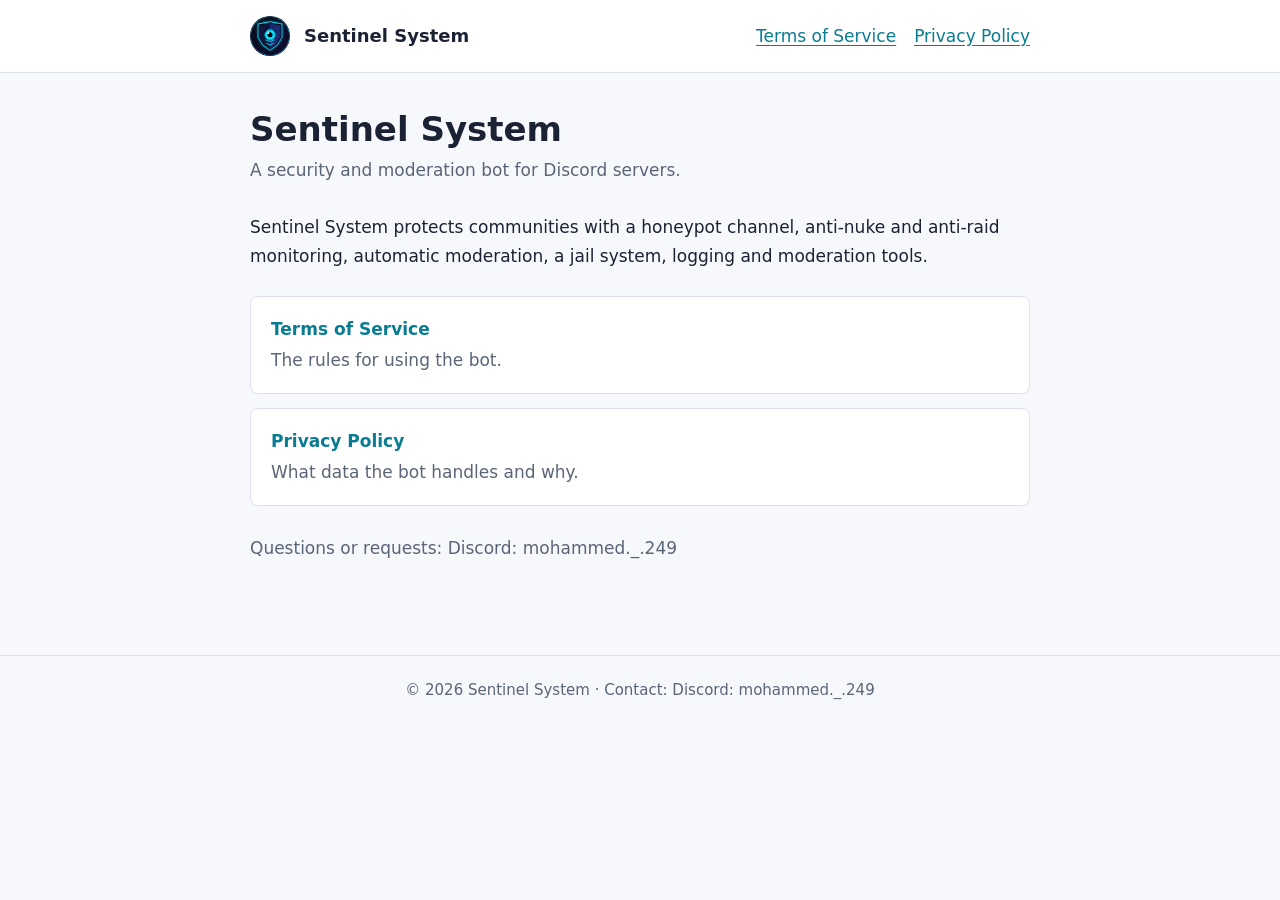
<file: index.html>
<!DOCTYPE html>
<html lang="en">
<head>
<meta charset="utf-8">
<meta name="viewport" content="width=device-width, initial-scale=1">
<title>Sentinel System – Sentinel System</title>
<meta name="description" content="Sentinel System for the Sentinel System Discord bot.">
<link rel="stylesheet" href="style.css">
</head>
<body>
<header><div class="bar">
<img src="avatar.png" alt="Sentinel System logo" width="40" height="40">
<strong>Sentinel System</strong>
<nav><a href="terms.html">Terms of Service</a><a href="privacy.html">Privacy Policy</a></nav>
</div></header>
<main>

<h1>Sentinel System</h1>
<p class="meta">A security and moderation bot for Discord servers.</p>
<p>Sentinel System protects communities with a honeypot channel, anti-nuke and anti-raid monitoring, automatic moderation, a jail system, logging and moderation tools.</p>
<div class="links">
<a href="terms.html">Terms of Service<span>The rules for using the bot.</span></a>
<a href="privacy.html">Privacy Policy<span>What data the bot handles and why.</span></a>
</div>
<p class="meta" style="margin-top:28px">Questions or requests: Discord: mohammed._.249</p>

</main>
<footer>© 2026 Sentinel System · Contact: Discord: mohammed._.249</footer>
</body>
</html>
</file>
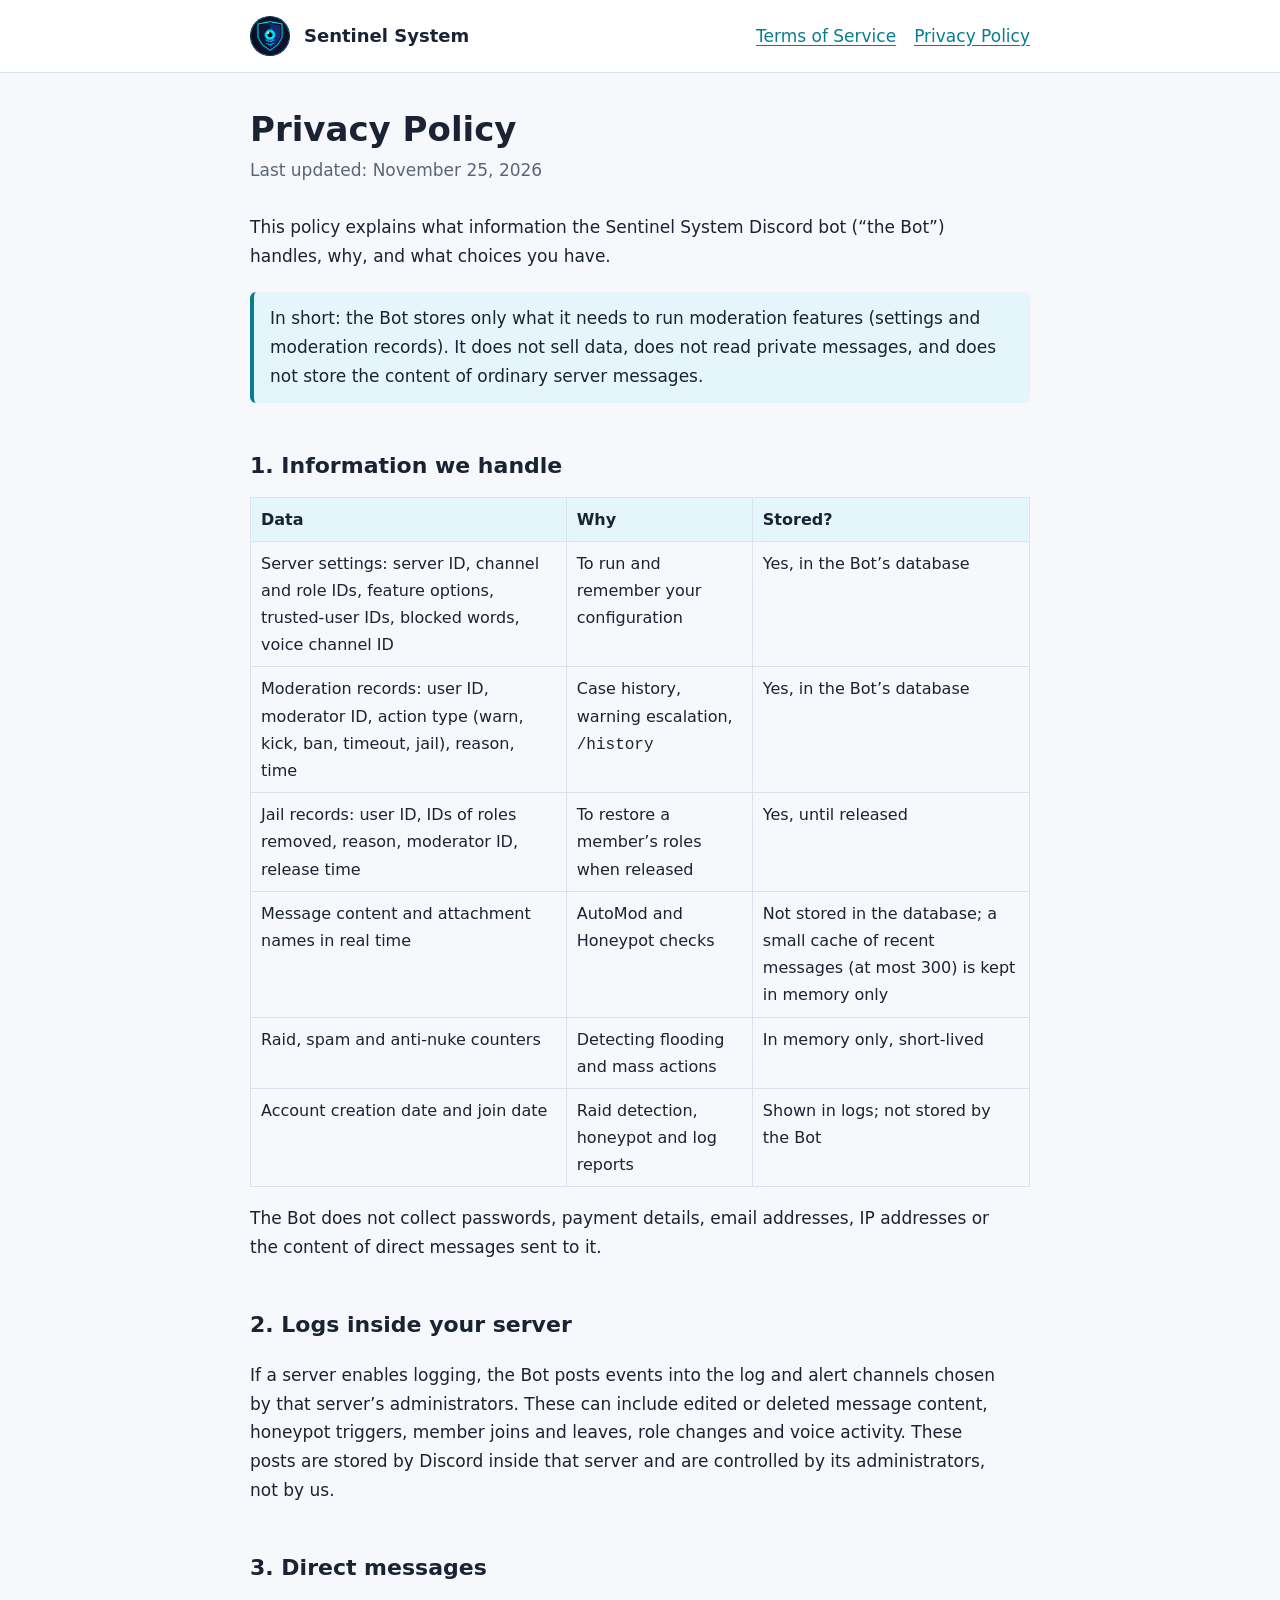
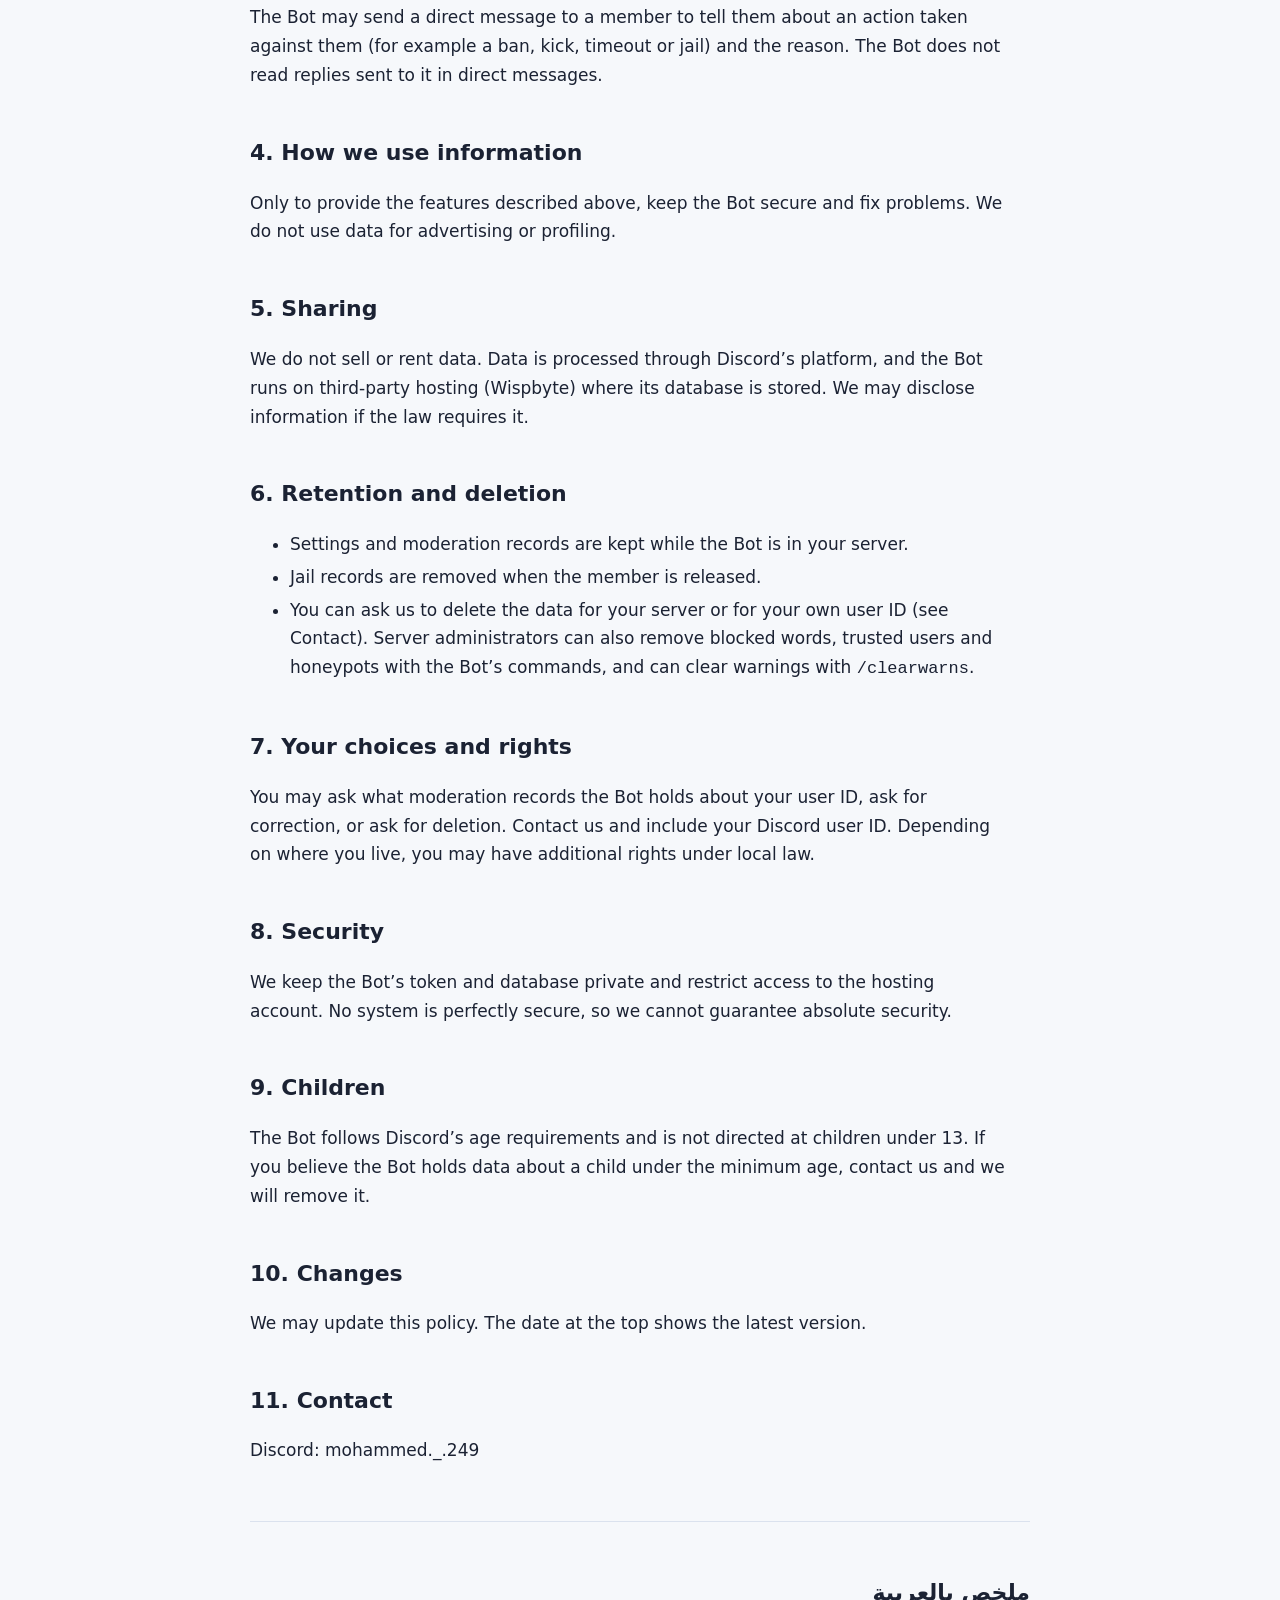
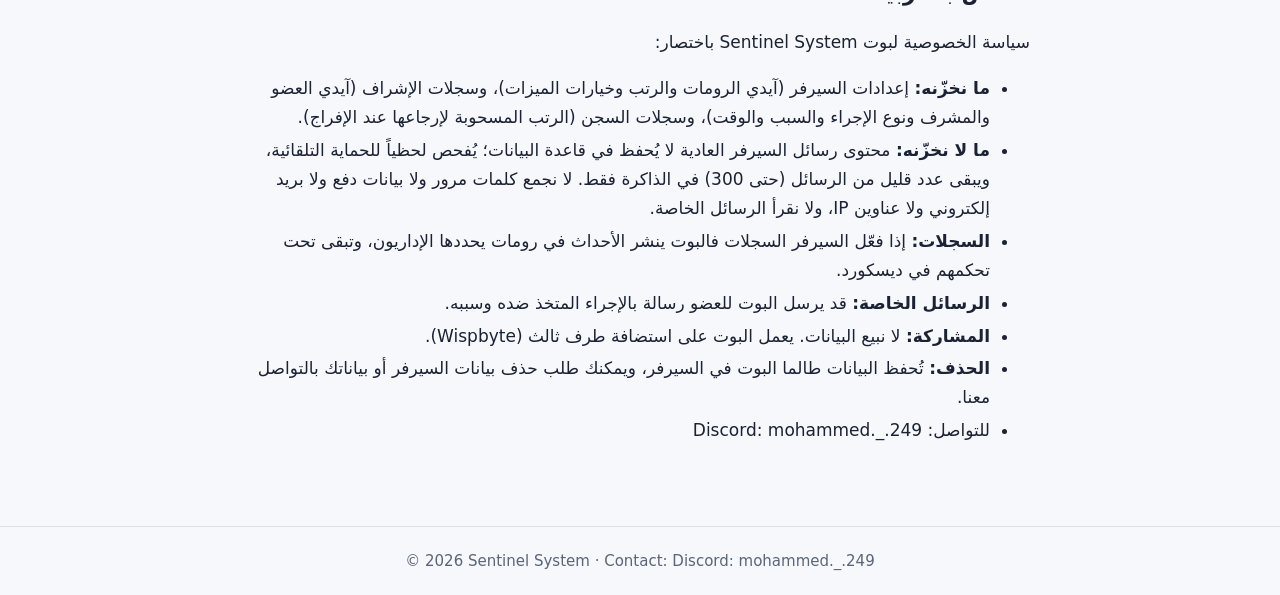
<file: privacy.html>
<!DOCTYPE html>
<html lang="en">
<head>
<meta charset="utf-8">
<meta name="viewport" content="width=device-width, initial-scale=1">
<title>Privacy Policy – Sentinel System</title>
<meta name="description" content="Privacy Policy for the Sentinel System Discord bot.">
<link rel="stylesheet" href="style.css">
</head>
<body>
<header><div class="bar">
<img src="avatar.png" alt="Sentinel System logo" width="40" height="40">
<strong>Sentinel System</strong>
<nav><a href="terms.html">Terms of Service</a><a href="privacy.html">Privacy Policy</a></nav>
</div></header>
<main>

<h1>Privacy Policy</h1>
<p class="meta">Last updated: November 25, 2026</p>

<p>This policy explains what information the Sentinel System Discord bot (“the Bot”) handles, why, and what choices you have.</p>

<div class="note">In short: the Bot stores only what it needs to run moderation features (settings and moderation records). It does not sell data, does not read private messages, and does not store the content of ordinary server messages.</div>

<h2>1. Information we handle</h2>
<table>
<tr><th>Data</th><th>Why</th><th>Stored?</th></tr>
<tr><td>Server settings: server ID, channel and role IDs, feature options, trusted-user IDs, blocked words, voice channel ID</td><td>To run and remember your configuration</td><td>Yes, in the Bot’s database</td></tr>
<tr><td>Moderation records: user ID, moderator ID, action type (warn, kick, ban, timeout, jail), reason, time</td><td>Case history, warning escalation, <code>/history</code></td><td>Yes, in the Bot’s database</td></tr>
<tr><td>Jail records: user ID, IDs of roles removed, reason, moderator ID, release time</td><td>To restore a member’s roles when released</td><td>Yes, until released</td></tr>
<tr><td>Message content and attachment names in real time</td><td>AutoMod and Honeypot checks</td><td>Not stored in the database; a small cache of recent messages (at most 300) is kept in memory only</td></tr>
<tr><td>Raid, spam and anti-nuke counters</td><td>Detecting flooding and mass actions</td><td>In memory only, short-lived</td></tr>
<tr><td>Account creation date and join date</td><td>Raid detection, honeypot and log reports</td><td>Shown in logs; not stored by the Bot</td></tr>
</table>
<p>The Bot does not collect passwords, payment details, email addresses, IP addresses or the content of direct messages sent to it.</p>

<h2>2. Logs inside your server</h2>
<p>If a server enables logging, the Bot posts events into the log and alert channels chosen by that server’s administrators. These can include edited or deleted message content, honeypot triggers, member joins and leaves, role changes and voice activity. These posts are stored by Discord inside that server and are controlled by its administrators, not by us.</p>

<h2>3. Direct messages</h2>
<p>The Bot may send a direct message to a member to tell them about an action taken against them (for example a ban, kick, timeout or jail) and the reason. The Bot does not read replies sent to it in direct messages.</p>

<h2>4. How we use information</h2>
<p>Only to provide the features described above, keep the Bot secure and fix problems. We do not use data for advertising or profiling.</p>

<h2>5. Sharing</h2>
<p>We do not sell or rent data. Data is processed through Discord’s platform, and the Bot runs on third-party hosting (Wispbyte) where its database is stored. We may disclose information if the law requires it.</p>

<h2>6. Retention and deletion</h2>
<ul>
<li>Settings and moderation records are kept while the Bot is in your server.</li>
<li>Jail records are removed when the member is released.</li>
<li>You can ask us to delete the data for your server or for your own user ID (see Contact). Server administrators can also remove blocked words, trusted users and honeypots with the Bot’s commands, and can clear warnings with <code>/clearwarns</code>.</li>
</ul>

<h2>7. Your choices and rights</h2>
<p>You may ask what moderation records the Bot holds about your user ID, ask for correction, or ask for deletion. Contact us and include your Discord user ID. Depending on where you live, you may have additional rights under local law.</p>

<h2>8. Security</h2>
<p>We keep the Bot’s token and database private and restrict access to the hosting account. No system is perfectly secure, so we cannot guarantee absolute security.</p>

<h2>9. Children</h2>
<p>The Bot follows Discord’s age requirements and is not directed at children under 13. If you believe the Bot holds data about a child under the minimum age, contact us and we will remove it.</p>

<h2>10. Changes</h2>
<p>We may update this policy. The date at the top shows the latest version.</p>

<h2>11. Contact</h2>
<p>Discord: mohammed._.249</p>

<section class="ar" lang="ar">
<h2>ملخص بالعربية</h2>
<p>سياسة الخصوصية لبوت Sentinel System باختصار:</p>
<ul>
<li><strong>ما نخزّنه:</strong> إعدادات السيرفر (آيدي الرومات والرتب وخيارات الميزات)، وسجلات الإشراف (آيدي العضو والمشرف ونوع الإجراء والسبب والوقت)، وسجلات السجن (الرتب المسحوبة لإرجاعها عند الإفراج).</li>
<li><strong>ما لا نخزّنه:</strong> محتوى رسائل السيرفر العادية لا يُحفظ في قاعدة البيانات؛ يُفحص لحظياً للحماية التلقائية، ويبقى عدد قليل من الرسائل (حتى 300) في الذاكرة فقط. لا نجمع كلمات مرور ولا بيانات دفع ولا بريد إلكتروني ولا عناوين IP، ولا نقرأ الرسائل الخاصة.</li>
<li><strong>السجلات:</strong> إذا فعّل السيرفر السجلات فالبوت ينشر الأحداث في رومات يحددها الإداريون، وتبقى تحت تحكمهم في ديسكورد.</li>
<li><strong>الرسائل الخاصة:</strong> قد يرسل البوت للعضو رسالة بالإجراء المتخذ ضده وسببه.</li>
<li><strong>المشاركة:</strong> لا نبيع البيانات. يعمل البوت على استضافة طرف ثالث (Wispbyte).</li>
<li><strong>الحذف:</strong> تُحفظ البيانات طالما البوت في السيرفر، ويمكنك طلب حذف بيانات السيرفر أو بياناتك بالتواصل معنا.</li>
<li>للتواصل: Discord: mohammed._.249</li>
</ul>
</section>

</main>
<footer>© 2026 Sentinel System · Contact: Discord: mohammed._.249</footer>
</body>
</html>
</file>
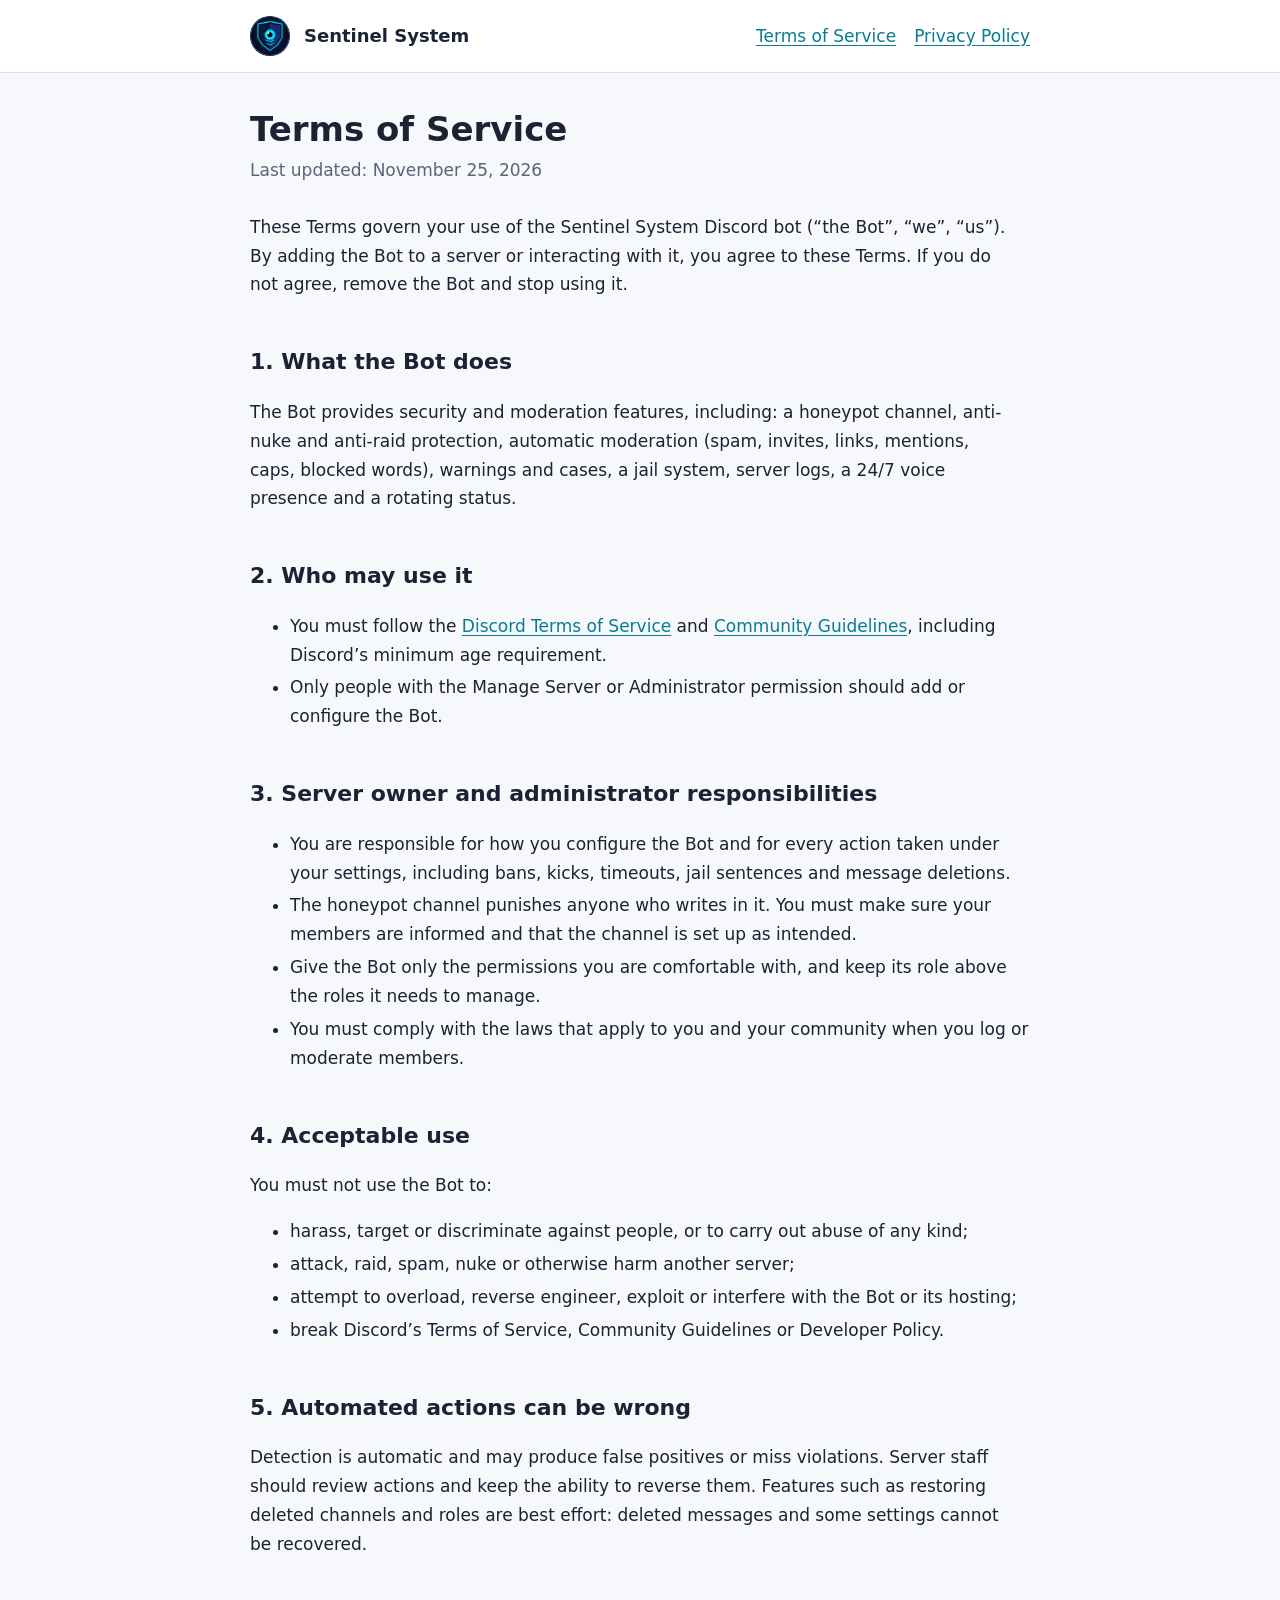
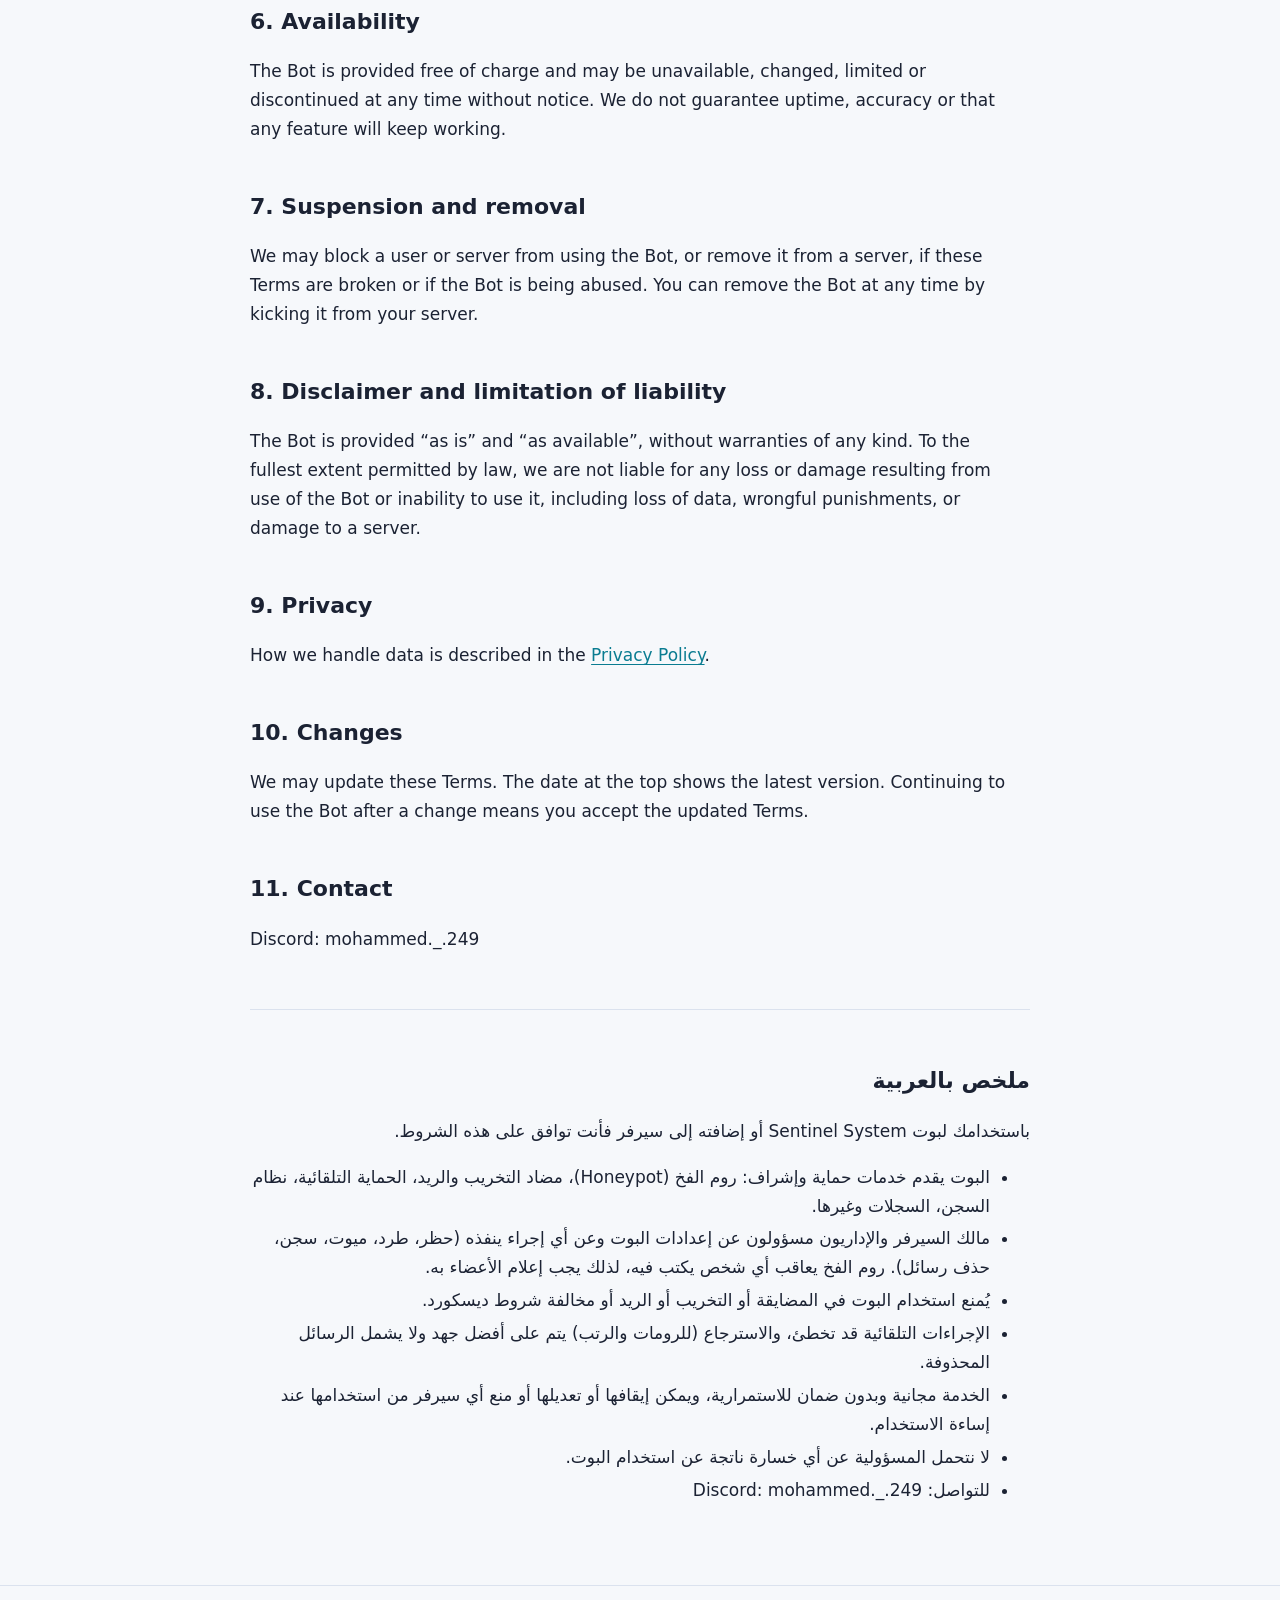
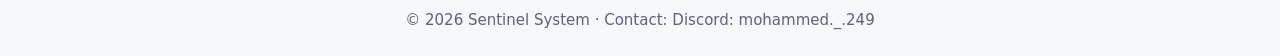
<file: terms.html>
<!DOCTYPE html>
<html lang="en">
<head>
<meta charset="utf-8">
<meta name="viewport" content="width=device-width, initial-scale=1">
<title>Terms of Service – Sentinel System</title>
<meta name="description" content="Terms of Service for the Sentinel System Discord bot.">
<link rel="stylesheet" href="style.css">
</head>
<body>
<header><div class="bar">
<img src="avatar.png" alt="Sentinel System logo" width="40" height="40">
<strong>Sentinel System</strong>
<nav><a href="terms.html">Terms of Service</a><a href="privacy.html">Privacy Policy</a></nav>
</div></header>
<main>

<h1>Terms of Service</h1>
<p class="meta">Last updated: November 25, 2026</p>

<p>These Terms govern your use of the Sentinel System Discord bot (“the Bot”, “we”, “us”). By adding the Bot to a server or interacting with it, you agree to these Terms. If you do not agree, remove the Bot and stop using it.</p>

<h2>1. What the Bot does</h2>
<p>The Bot provides security and moderation features, including: a honeypot channel, anti-nuke and anti-raid protection, automatic moderation (spam, invites, links, mentions, caps, blocked words), warnings and cases, a jail system, server logs, a 24/7 voice presence and a rotating status.</p>

<h2>2. Who may use it</h2>
<ul>
<li>You must follow the <a href="https://discord.com/terms">Discord Terms of Service</a> and <a href="https://discord.com/guidelines">Community Guidelines</a>, including Discord’s minimum age requirement.</li>
<li>Only people with the Manage Server or Administrator permission should add or configure the Bot.</li>
</ul>

<h2>3. Server owner and administrator responsibilities</h2>
<ul>
<li>You are responsible for how you configure the Bot and for every action taken under your settings, including bans, kicks, timeouts, jail sentences and message deletions.</li>
<li>The honeypot channel punishes anyone who writes in it. You must make sure your members are informed and that the channel is set up as intended.</li>
<li>Give the Bot only the permissions you are comfortable with, and keep its role above the roles it needs to manage.</li>
<li>You must comply with the laws that apply to you and your community when you log or moderate members.</li>
</ul>

<h2>4. Acceptable use</h2>
<p>You must not use the Bot to:</p>
<ul>
<li>harass, target or discriminate against people, or to carry out abuse of any kind;</li>
<li>attack, raid, spam, nuke or otherwise harm another server;</li>
<li>attempt to overload, reverse engineer, exploit or interfere with the Bot or its hosting;</li>
<li>break Discord’s Terms of Service, Community Guidelines or Developer Policy.</li>
</ul>

<h2>5. Automated actions can be wrong</h2>
<p>Detection is automatic and may produce false positives or miss violations. Server staff should review actions and keep the ability to reverse them. Features such as restoring deleted channels and roles are best effort: deleted messages and some settings cannot be recovered.</p>

<h2>6. Availability</h2>
<p>The Bot is provided free of charge and may be unavailable, changed, limited or discontinued at any time without notice. We do not guarantee uptime, accuracy or that any feature will keep working.</p>

<h2>7. Suspension and removal</h2>
<p>We may block a user or server from using the Bot, or remove it from a server, if these Terms are broken or if the Bot is being abused. You can remove the Bot at any time by kicking it from your server.</p>

<h2>8. Disclaimer and limitation of liability</h2>
<p>The Bot is provided “as is” and “as available”, without warranties of any kind. To the fullest extent permitted by law, we are not liable for any loss or damage resulting from use of the Bot or inability to use it, including loss of data, wrongful punishments, or damage to a server.</p>

<h2>9. Privacy</h2>
<p>How we handle data is described in the <a href="privacy.html">Privacy Policy</a>.</p>

<h2>10. Changes</h2>
<p>We may update these Terms. The date at the top shows the latest version. Continuing to use the Bot after a change means you accept the updated Terms.</p>

<h2>11. Contact</h2>
<p>Discord: mohammed._.249</p>

<section class="ar" lang="ar">
<h2>ملخص بالعربية</h2>
<p>باستخدامك لبوت Sentinel System أو إضافته إلى سيرفر فأنت توافق على هذه الشروط.</p>
<ul>
<li>البوت يقدم خدمات حماية وإشراف: روم الفخ (Honeypot)، مضاد التخريب والريد، الحماية التلقائية، نظام السجن، السجلات وغيرها.</li>
<li>مالك السيرفر والإداريون مسؤولون عن إعدادات البوت وعن أي إجراء ينفذه (حظر، طرد، ميوت، سجن، حذف رسائل). روم الفخ يعاقب أي شخص يكتب فيه، لذلك يجب إعلام الأعضاء به.</li>
<li>يُمنع استخدام البوت في المضايقة أو التخريب أو الريد أو مخالفة شروط ديسكورد.</li>
<li>الإجراءات التلقائية قد تخطئ، والاسترجاع (للرومات والرتب) يتم على أفضل جهد ولا يشمل الرسائل المحذوفة.</li>
<li>الخدمة مجانية وبدون ضمان للاستمرارية، ويمكن إيقافها أو تعديلها أو منع أي سيرفر من استخدامها عند إساءة الاستخدام.</li>
<li>لا نتحمل المسؤولية عن أي خسارة ناتجة عن استخدام البوت.</li>
<li>للتواصل: Discord: mohammed._.249</li>
</ul>
</section>

</main>
<footer>© 2026 Sentinel System · Contact: Discord: mohammed._.249</footer>
</body>
</html>
</file>
<file: style.css>
:root{--bg:#f6f8fb;--card:#ffffff;--text:#1b2233;--muted:#5b6578;--line:#dbe2ee;--accent:#0a7c91;--accent-bg:#e4f6fa}
@media (prefers-color-scheme:dark){:root{--bg:#0b1020;--card:#121a30;--text:#e6ecf8;--muted:#9aa7c0;--line:#243252;--accent:#35d7f0;--accent-bg:#10304a}}
*{box-sizing:border-box}
html{color-scheme:light dark}
body{margin:0;background:var(--bg);color:var(--text);font:17px/1.7 "Segoe UI",system-ui,-apple-system,"Noto Sans Arabic",Tahoma,sans-serif}
header{border-bottom:1px solid var(--line);background:var(--card)}
.bar{max-width:820px;margin:0 auto;padding:16px 20px;display:flex;align-items:center;gap:14px;flex-wrap:wrap}
.bar img{width:40px;height:40px;border-radius:50%}
.bar strong{font-size:18px}
.bar nav{margin-inline-start:auto;display:flex;gap:18px}
a{color:var(--accent);text-underline-offset:3px}
a:focus-visible{outline:3px solid var(--accent);outline-offset:3px;border-radius:3px}
main{max-width:820px;margin:0 auto;padding:36px 20px 64px}
h1{font-size:34px;line-height:1.2;margin:0 0 6px}
h2{font-size:22px;margin:38px 0 8px;padding-top:6px}
.meta{color:var(--muted);margin:0 0 28px}
p,li{max-width:70ch}
li{margin:4px 0}
.note{background:var(--accent-bg);border-inline-start:4px solid var(--accent);padding:12px 16px;border-radius:6px;margin:22px 0}
.ar{direction:rtl;text-align:right;margin-top:56px;padding-top:8px;border-top:1px solid var(--line)}
.links{display:grid;gap:14px;margin-top:26px}
.links a{display:block;padding:18px 20px;border:1px solid var(--line);border-radius:8px;background:var(--card);text-decoration:none;font-weight:600}
.links a span{display:block;font-weight:400;color:var(--muted);margin-top:2px}
footer{border-top:1px solid var(--line);color:var(--muted);text-align:center;padding:22px 20px;font-size:15px}
table{border-collapse:collapse;width:100%;margin:12px 0;font-size:16px}
th,td{border:1px solid var(--line);padding:8px 10px;text-align:start;vertical-align:top}
th{background:var(--accent-bg)}
</file>
